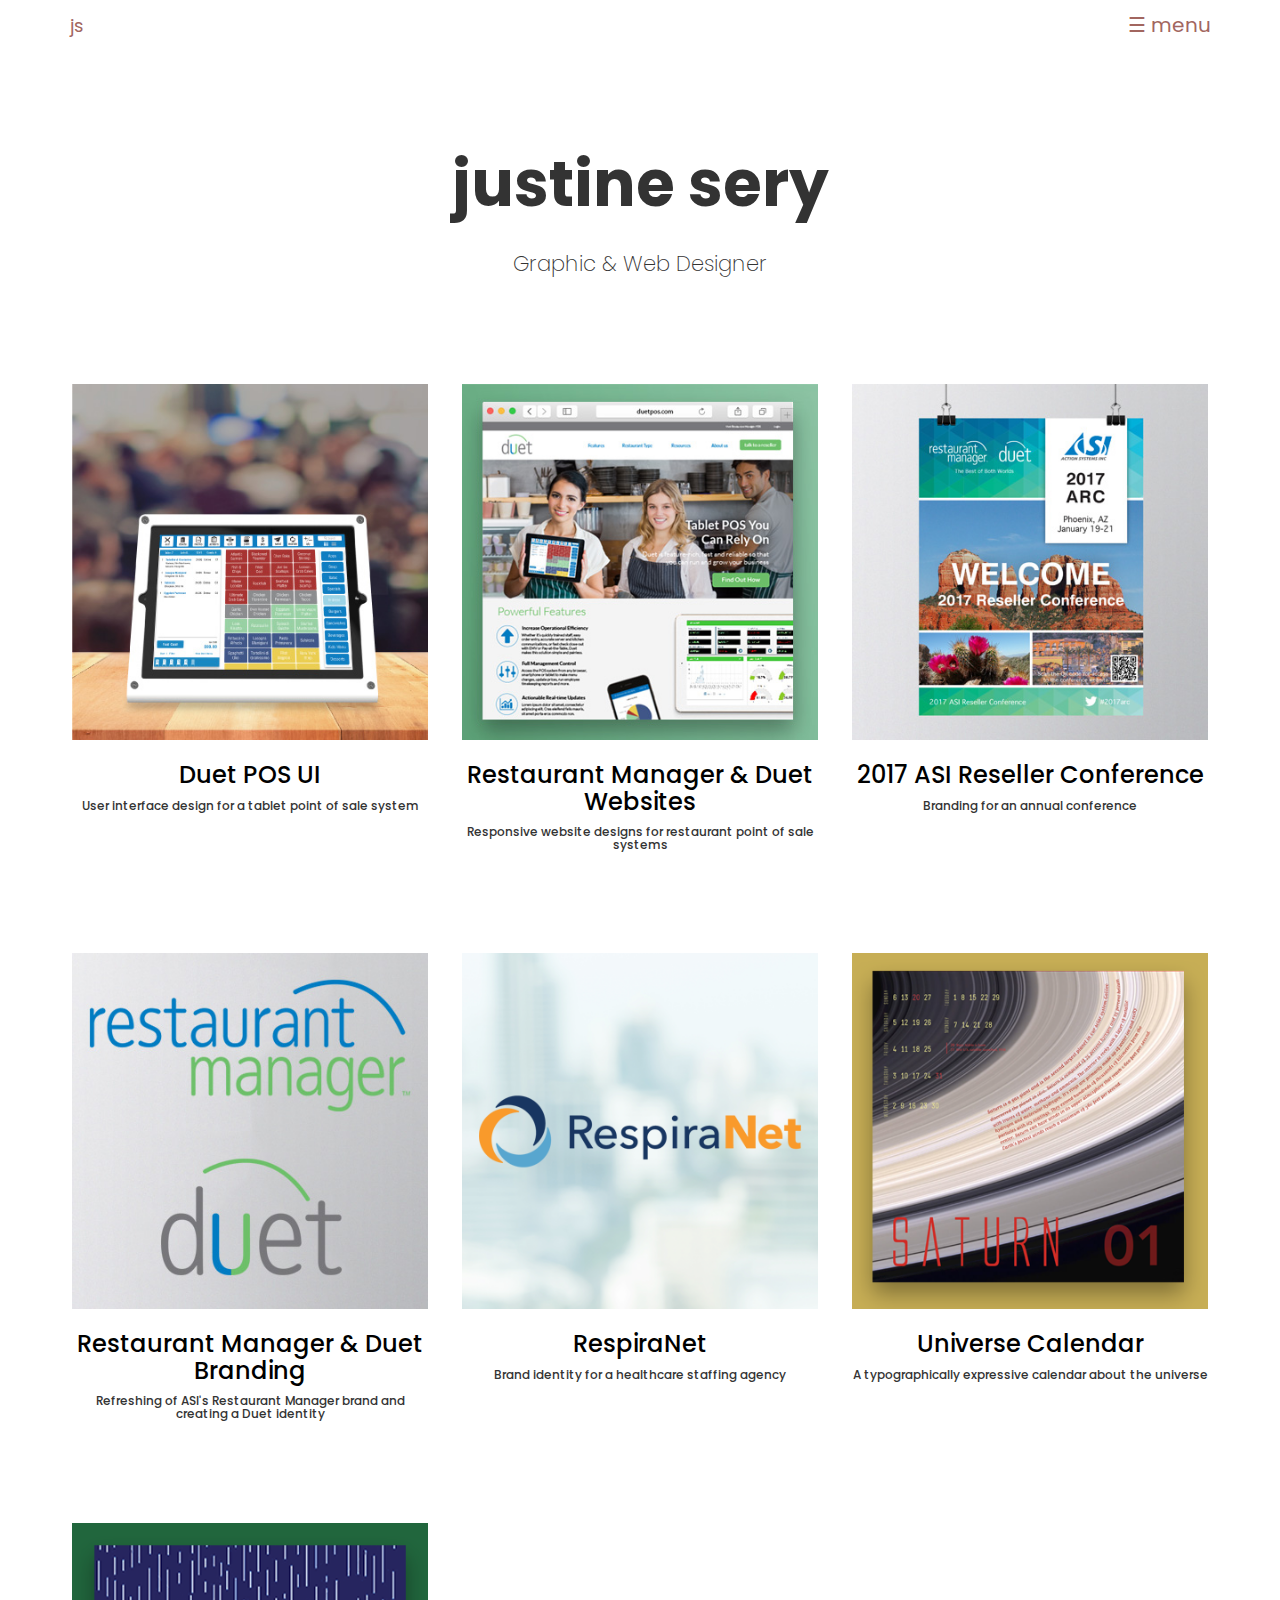
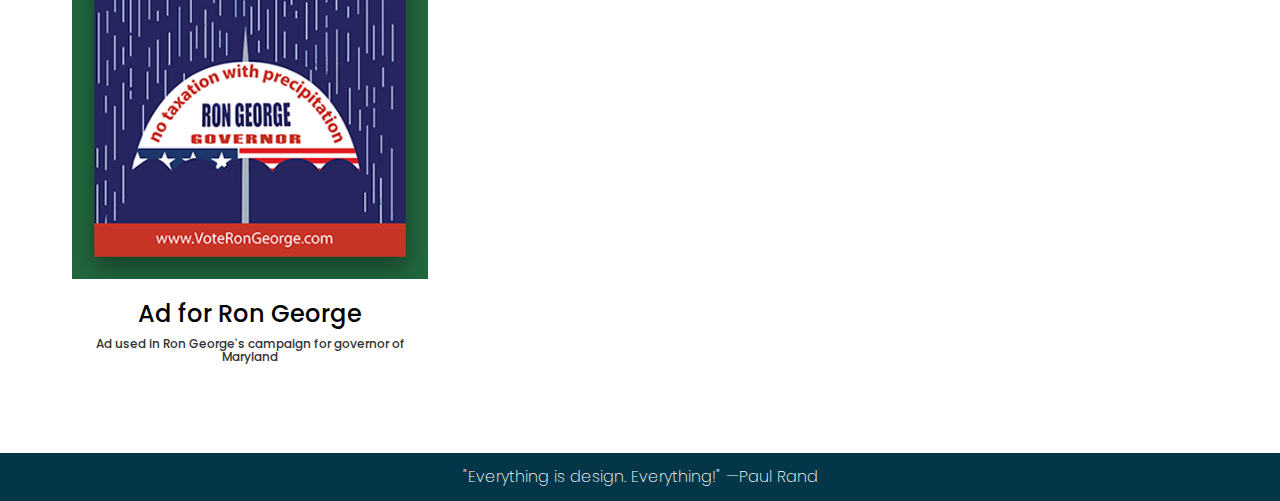
<file: index.html>
<!DOCTYPE html>
<html lang="en">
<head>
<meta charset="UTF-8">
<meta http-equiv="X-UA-Compatible" content="IE=edge">
<meta name="viewport" content="width=device-width, initial-scale=1">
<title>justine sery // designer</title>
<link href="https://fonts.googleapis.com/css?family=Poppins:300,400,700" rel="stylesheet">
<link rel="shortcut icon" href="http://www.justinesery.com/favicon.ico" />
<link rel="stylesheet" href="css/bootstrap.css">
<!--<script defer src="https://use.fontawesome.com/releases/v5.0.8/js/all.js"></script> -->
	<link rel="stylesheet" href="https://use.fontawesome.com/releases/v5.0.12/css/all.css" integrity="sha384-G0fIWCsCzJIMAVNQPfjH08cyYaUtMwjJwqiRKxxE/rx96Uroj1BtIQ6MLJuheaO9" crossorigin="anonymous">
	

<!-- HTML5 shim and Respond.js for IE8 support of HTML5 elements and media queries -->
<!-- WARNING: Respond.js doesn't work if you view the page via file:// -->
<!--[if lt IE 9]>
      <script src="https://oss.maxcdn.com/html5shiv/3.7.2/html5shiv.min.js"></script>
      <script src="https://oss.maxcdn.com/respond/1.4.2/respond.min.js"></script>
    <![endif]-->
    
<style>
	p, h1,h2 {font-family: 'poppins', sans-serif;}
</style>
</head>

<body>
<a href="#" id="back-to-top" title="Back to top"><i class="fas fa-chevron-up"></i></a>
	
 <nav class="navbar navbar-default">
  <div class="container"> 
    <!-- Brand and toggle get grouped for better mobile display -->
    <div class="navbar-header" style="float: left;clear: left;">
    <!-- <button type="button" class="navbar-toggle collapsed" data-toggle="collapse" data-target="#myDefaultNavbar1" aria-expanded="false"> <span class="sr-only">Toggle navigation</span> <span class="icon-bar"></span> <span class="icon-bar"></span> <span class="icon-bar"></span> </button> -->
     <a class="navbar-brand" href="index.html">js</a>
    </div>
     <!-- <div class="collapse navbar-collapse" id="myDefaultNavbar1"> --> 
     <ul class="nav navbar-nav" style="margin-top:10px; float:right; clear: right;">
<span style="font-size:20px;cursor:pointer;" onclick="openNav()">&#9776; menu</span>
	 </ul> 
	
   <div id="myNav" class="overlay">
  <a href="javascript:void(0)" class="closebtn" onclick="closeNav()">&times;</a>
  <div class="overlay-content">
     <a href="index.html">home</a>
    <a href="projects.html">projects</a>
    <a href="aboutme.html">about</a>
    <a href="images/justine_sery_resume.pdf" target="_blank">resume</a>
    <!--<a href="contact.html">contact</a>-->
  </div>
   </div>
</div>
 </nav>     
<section>
  <div class="jumbotron text-center">
    <div class="container">
      <div class="row">
        <div class="col-md-6 col-md-offset-3 text-center">
          <h1 class="reveal-text">justine sery</h1>
          <p class="reveal-text2">Graphic & Web Designer</p>
        </div>
      </div>
    </div>
  </div>
</section>

<section>
	<div class="container">
		<div class="row">
        	<div class="col-md-4 col-sm-4 text-center project">
				<a href="duet.html"><img src="images/duetui1.jpg" class="box img-responsive center" alt="Duet POS UI"></a>
				<h3><a class="link" href="duet.html">Duet POS UI</a></h3>
                <h6>User interface design for a tablet point of sale system</h6>
            </div>
            <div class="col-md-4 col-sm-4 text-center project">
            	<a href="rm_duet_websites.html"><img src="images/duetweb1.jpg" alt="Duet Website" class="box img-responsive center"></a>
                <a class="link" href="rm_duet_websites.html"><h3>Restaurant Manager & Duet Websites</h3></a>
                <h6>Responsive website designs for restaurant point of sale systems</h6>
            </div>
			<div class="col-md-4 col-sm-4 text-center">
            	<a href="2017conference.html"><img src="images/asiconf1.jpg" class="box img-responsive center" alt="2017 ASI Reseller Conference"></a>
				<h3><a class="link" href="2017conference.html">2017 ASI Reseller Conference</a></h3>
                <h6>Branding for an annual conference</h6>
            </div>	
        </div>
        
	</div>
      </section>
      
       
      
<section>
	<div class="container">
		<div class="row" style="margin-top:50px;">
			<div class="col-md-4 col-sm-4 text-center project">
				<a href="rm_duet_branding.html"><img src="images/logos.jpg" alt="RM and Duet Logos" class="box img-responsive center"></a>
                <a class="link" href="rm_duet_branding.html"><h3>Restaurant Manager & Duet Branding</h3></a>
                <h6>Refreshing of ASI's Restaurant Manager brand and creating a Duet identity</h6>
            </div>
			<div class="col-md-4 col-sm-4 text-center project">
				<a href="respiranet.html"><img src="images/respiranet.png" class="box img-responsive center" alt="RespiraNet"></a>
				<h3><a class="link" href="respiranet.html">RespiraNet</a></h3>
                <h6>Brand identity for a healthcare staffing agency</h6>
            </div>
        	<div class="col-md-4 col-sm-4 text-center">
				<a href="calendar.html"><img src="images/calendar_thumb.png" class="box img-responsive center" alt="Calendar"></a>
				<h3><a class="link" href="calendar.html">Universe Calendar</a></h3>
                <h6>A typographically expressive calendar about the universe</h6>
            </div>
			
            
        </div>
        
	</div>
      </section>
	
	<section>
	<div class="container">
		<div class="row" style="margin-top:50px;">
        	<div class="col-md-4 col-sm-4 text-center project">
            	<a href="george.html"><img src="images/george_thumb.png" alt="Ron George Ad" class="box img-responsive center"></a>
                <a class="link" href="george.html"><h3>Ad for Ron George</h3></a>
                <h6>Ad used in Ron George's campaign for governor of Maryland</h6>
            </div>
           
        </div>
        
	</div>
      </section>
 

<div class="section well">
    <div class="container">
   	  <div class="row">
		<div class="col-lg-12 col-md-12">
            <h5 class="text-center" style="font-weight: 200; font-size: 16px;">"Everything is design. Everything!" &#8212;Paul Rand</h5>
        </div>
		
</div>
    </div>
	</div>

 <script src="js/custom.js"></script>
<!-- jQuery (necessary for Bootstrap's JavaScript plugins) --> 
<script src="js/jquery-1.11.3.min.js"></script> 
<!-- Include all compiled plugins (below), or include individual files as needed --> 
<script src="js/bootstrap.js"></script>
</body>
</html>
</file>
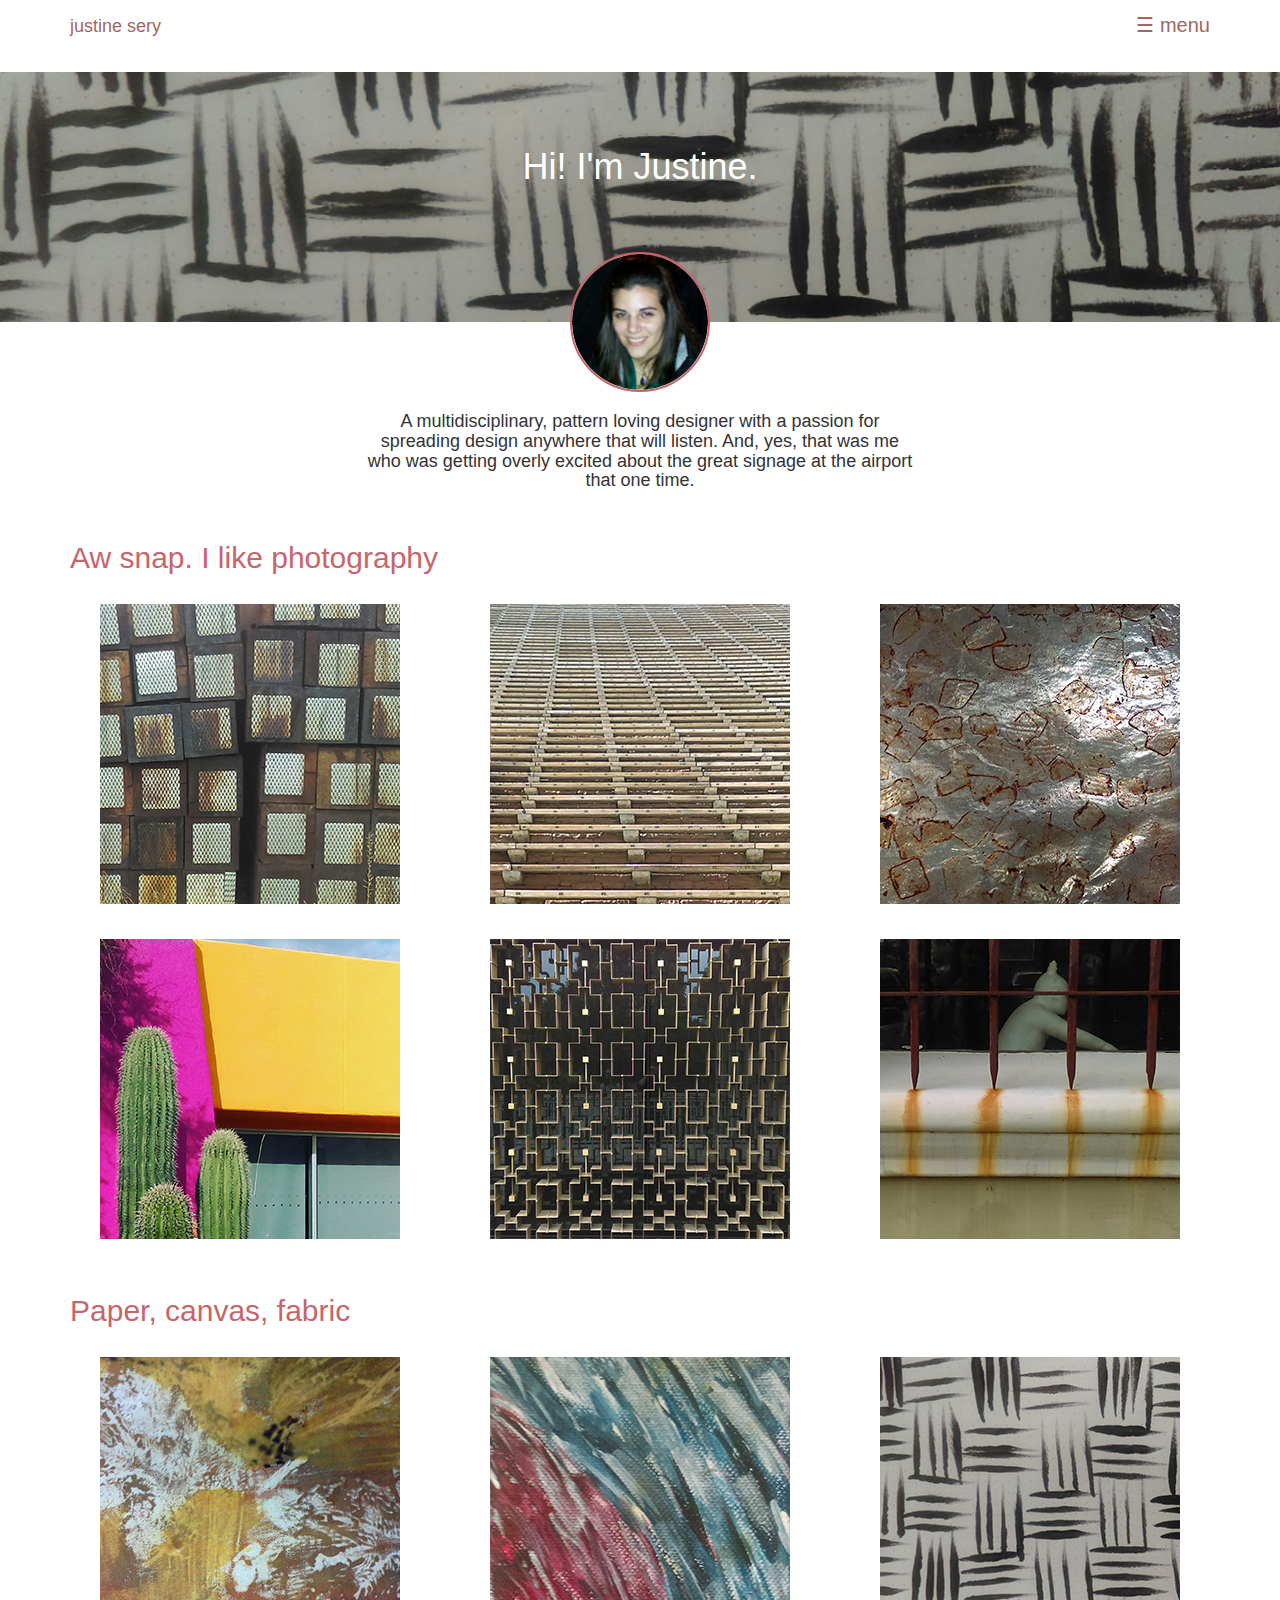
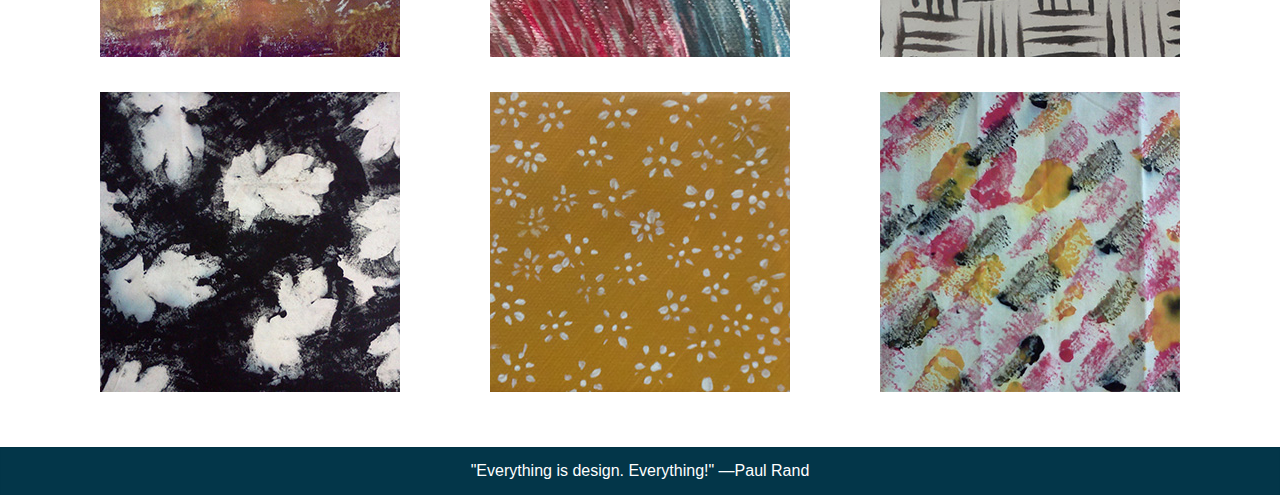
<file: aboutme.html>
<!DOCTYPE html>
<html lang="en">
<head>
<meta charset="UTF-8">
<meta http-equiv="X-UA-Compatible" content="IE=edge">
<meta name="viewport" content="width=device-width, initial-scale=1">
<link href="css/styles.css" rel="stylesheet">
<link href="css/lightbox.css" rel="stylesheet">
<link rel="shortcut icon" href="http://www.justinesery.com/favicon.ico" />
<title>// about me</title>

<!-- Bootstrap -->
<link rel="stylesheet" href="css/bootstrap.css">
<!-- HTML5 shim and Respond.js for IE8 support of HTML5 elements and media queries -->
<!-- WARNING: Respond.js doesn't work if you view the page via file:// -->
<!--[if lt IE 9]>
      <script src="https://oss.maxcdn.com/html5shiv/3.7.2/html5shiv.min.js"></script>
      <script src="https://oss.maxcdn.com/respond/1.4.2/respond.min.js"></script>
    <![endif]-->
</head>
<body>
<nav class="navbar navbar-default">
  <div class="container"> 
    <!-- Brand and toggle get grouped for better mobile display -->
    <div class="navbar-header" style="float: left;clear: left;">
    <!-- <button type="button" class="navbar-toggle collapsed" data-toggle="collapse" data-target="#myDefaultNavbar1" aria-expanded="false"> <span class="sr-only">Toggle navigation</span> <span class="icon-bar"></span> <span class="icon-bar"></span> <span class="icon-bar"></span> </button> -->
     <a class="navbar-brand" href="index.html">justine sery</a>
    </div>
     <!-- <div class="collapse navbar-collapse" id="myDefaultNavbar1"> --> 
     <ul class="nav navbar-nav" style="margin-top:10px; float:right;">
<span style="font-size:20px;cursor:pointer" onclick="openNav()">&#9776; menu</span>
	 </ul> 
	
   <div id="myNav" class="overlay">
  <a href="javascript:void(0)" class="closebtn" onclick="closeNav()">&times;</a>
  <div class="overlay-content">
    <a href="index.html">home</a>
    <a href="projects.html">projects</a>
    <a href="aboutme.html">about</a>
    <a href="images/justine_sery_resume.pdf" target="_blank">resume</a>
    <!--<a href="contact.html">contact</a>-->
  </div>
   </div>
</div>
 </nav> 

<!-- HEADER -->
<header>
  <div class="jumbotron-header">
    <div class="container">
      <div class="row">
        <div class="col-xs-12">
          <h1 class="text-center" style="color:#ffffff; margin-top:75px;">Hi! I'm Justine.</h1>
          
          
        </div>
      </div>
    </div>
  </div>
  <div class="container">
  <div class="row">
  <div class="col-lg-12 col-sm-12 text-center" style="margin-bottom:-60px;"> 
     <img class="img-circle-custom" alt="140x140" style="width: 140px; height: 140px; border: 2px solid #C7656A;" src="images/aboutme2.jpg">
  </div>
	</div>
	</div>
	<div class="container">
<div class="row">
        <div class="col-md-6 col-md-offset-3">
  <h4 class="text-center">A multidisciplinary, pattern loving designer with a passion for spreading design anywhere that will listen. And, yes, that was me who was getting overly excited about the great signage at the airport that one time.</h4>
	  </div>
	</div>
	</div>
</header>
<!-- / HEADER --> 

<!--  SECTION-1 -->

 <div class="container">
  <div class="row">
    <div class="col-lg-12 text-left">
      <h2 style="color:#C7656A; padding:20px; padding-left:0;">Aw snap. I like photography</h2>
    </div>
  </div>
 </div>
  <div class="container">
    <div class="row">
      <div class="col-lg-4 col-sm-4"><img alt="Railroad Stakes" class="img-responsive center" src="images/photography1.jpg">
      </div>
      <div class="col-lg-4 col-sm-4"><img alt="Bleacher Seats" class="img-responsive center" src="images/photography2.jpg">
      </div>
      <div class="col-lg-4 col-sm-4"><img alt="Baking Pan" class="img-responsive center"  src="images/photography3.jpg">
		</div>
	  </div>
	</div>
	 <div class="container" style="margin-top:20px;">
  <div class="row">
      <div class="col-lg-4 col-sm-4"><img alt="Cactus" class="img-responsive center"  src="images/photography6.jpg">
      </div>
      <div class="col-lg-4 col-sm-4"><img alt="Gate" class="img-responsive center" src="images/photography5.jpg">
      </div>
      <div class="col-lg-4 col-sm-4"><img alt="Window" class="img-responsive center" src="images/photography4.jpg">
      </div>
      </div>
	</div>
    <div class="container">
     <div class="row">
      <div class="col-lg-12 text-left">
        <h2 style="padding:20px; padding-left:0; color:#C7656A;">Paper, canvas, fabric</h2>
      </div>
    </div>
    </div> 
<div class="container">
    <div class="row">
      <div class="col-lg-4 col-sm-4"><img alt="Yellow Pattern Fabric" class="img-responsive center" src="images/craft1.jpg">
      </div>
      <div class="col-lg-4 col-sm-4"><img src="images/craft2.jpg" alt="Jupiter Painting" class="img-responsive center">
      </div>
      <div class="col-lg-4 col-sm-4"><img src="images/craft3.jpg" alt="Pattern" class="img-responsive center">
      </div>
    </div>
</div>
   <div class="container" style="margin-top:20px;">
    <div class="row">
      <div class="col-lg-4 col-sm-4"><img src="images/craft4.jpg" alt="leaf Pattern" class="img-responsive center">
      </div>
      <div class="col-lg-4 col-sm-4"><img src="images/craft5.jpg" alt="Yellow Paint Pattern" class="img-responsive center">
      </div>
      <div class="col-lg-4 col-sm-4"><img src="images/craft6.jpg" alt="Fabric Pattern" class="img-responsive center">
      </div>
	</div>
   </div>
 
  

              
         
<div class="section well" style="margin-top: 40px;">
    <div class="container">
   	  <div class="row">
		<div class="col-lg-12 col-md-12">
            <h5 class="text-center" style="font-weight: 200; font-size: 16px;">"Everything is design. Everything!" &#8212;Paul Rand</h5>
            
        </div>
		
</div>
    </div>
	</div>
<!-- / FOOTER --> 
<!-- jQuery (necessary for Bootstrap's JavaScript plugins) --> 
<script src="js/custom.js"></script>
<!-- jQuery (necessary for Bootstrap's JavaScript plugins) --> 
<script src="js/jquery-1.11.3.min.js"></script> 
<!-- Include all compiled plugins (below), or include individual files as needed --> 
<script src="js/bootstrap.js"></script>
<script src="js/lightbox.js"></script>
</body>
</html>
</file>
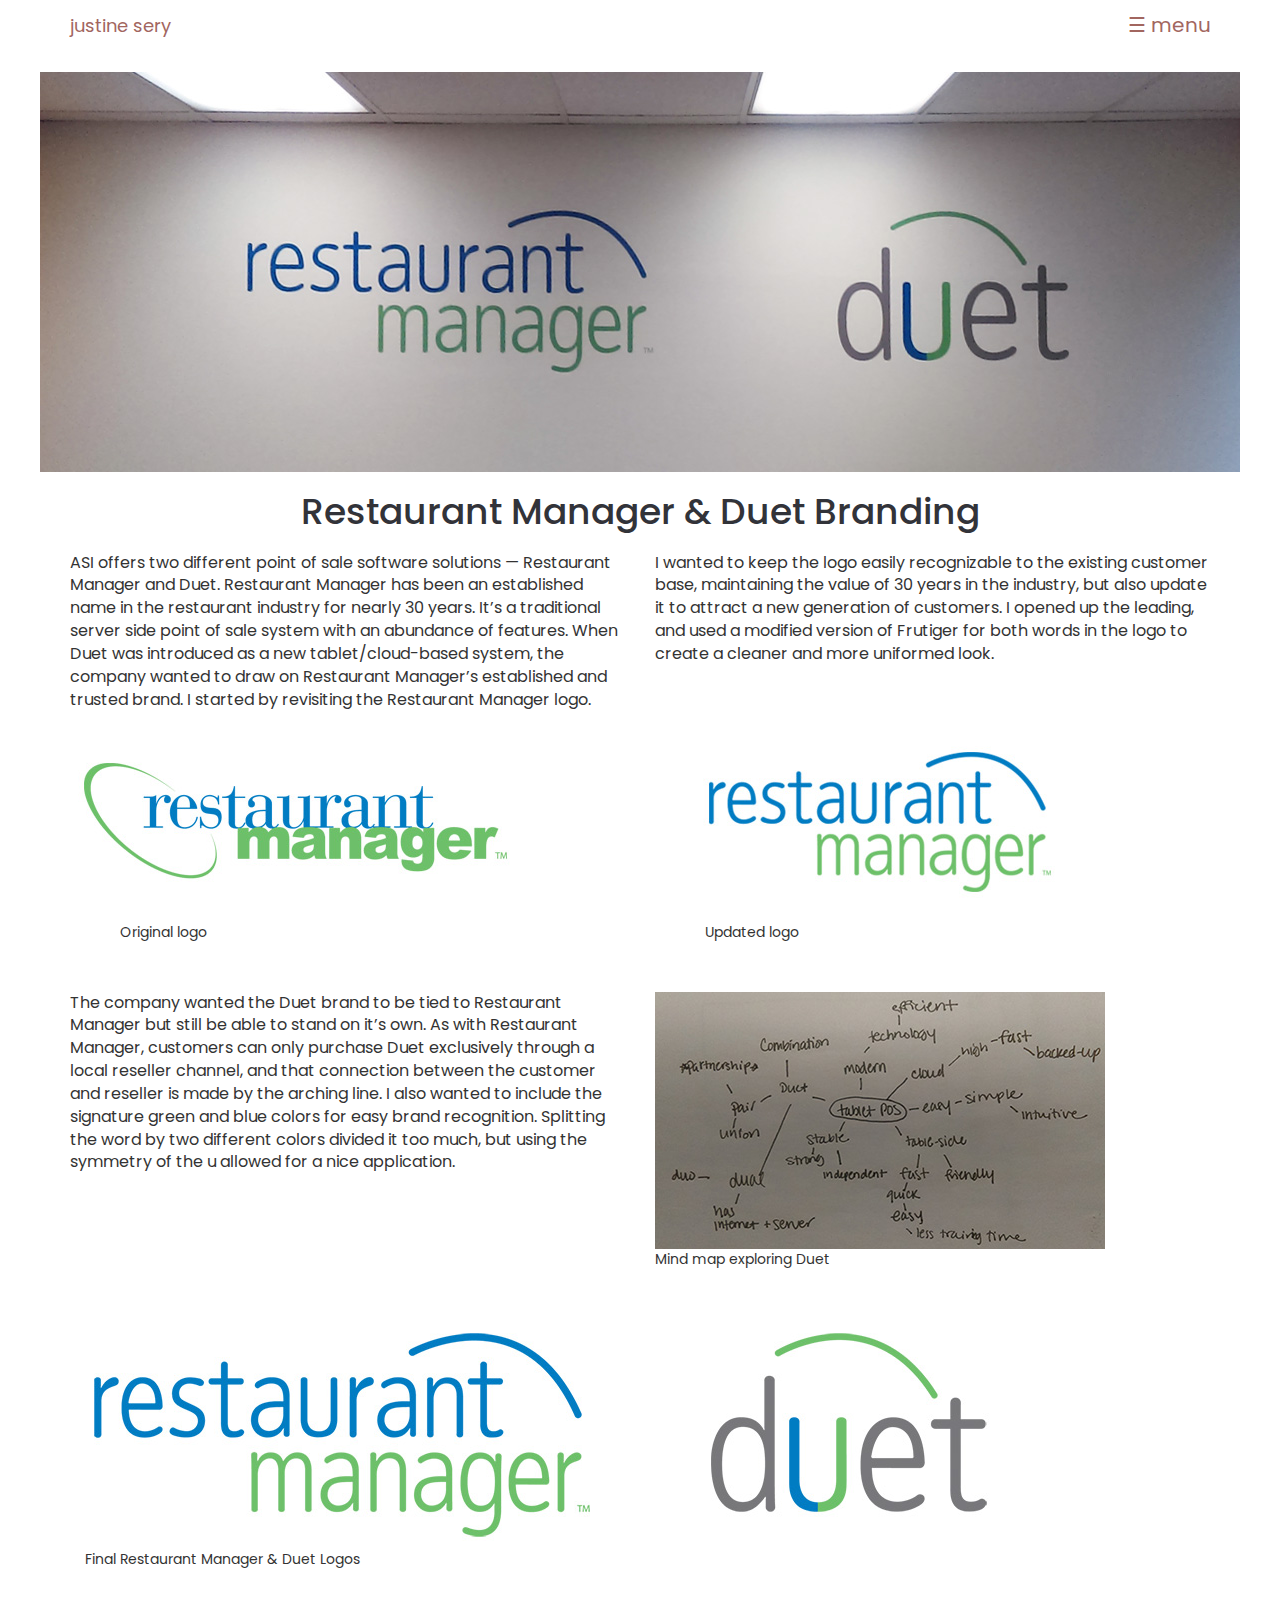
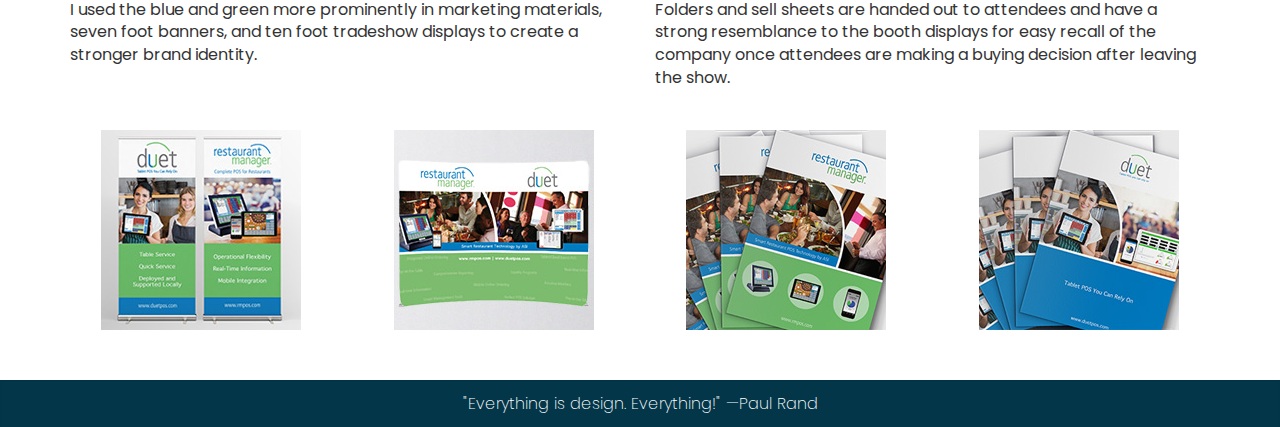
<file: rm_duet_branding.html>
<!DOCTYPE html>
<html lang="en"><head>
<meta charset="UTF-8">
<meta http-equiv="X-UA-Compatible" content="IE=edge">
<meta name="viewport" content="width=device-width, initial-scale=1">
<title>// rm & duet branding</title>
<link href="https://fonts.googleapis.com/css?family=Poppins:300,400,700" rel="stylesheet">
<link rel="shortcut icon" href="http://www.justinesery.com/favicon.ico" />
<link rel="stylesheet" href="css/bootstrap.css">

<!-- HTML5 shim and Respond.js for IE8 support of HTML5 elements and media queries -->
<!-- WARNING: Respond.js doesn't work if you view the page via file:// -->
<!--[if lt IE 9]>
      <script src="https://oss.maxcdn.com/html5shiv/3.7.2/html5shiv.min.js"></script>
      <script src="https://oss.maxcdn.com/respond/1.4.2/respond.min.js"></script>
    <![endif]-->
    
<style>
	p, h1,h2 {font-family: 'poppins', sans-serif;}
</style>
</head>

<body>
 <nav class="navbar navbar-default">
  <div class="container"> 
    <!-- Brand and toggle get grouped for better mobile display -->
    <div class="navbar-header" style="float: left;clear: left;">
    <!-- <button type="button" class="navbar-toggle collapsed" data-toggle="collapse" data-target="#myDefaultNavbar1" aria-expanded="false"> <span class="sr-only">Toggle navigation</span> <span class="icon-bar"></span> <span class="icon-bar"></span> <span class="icon-bar"></span> </button> -->
     <a class="navbar-brand" href="index.html">justine sery</a>
    </div>
     <!-- <div class="collapse navbar-collapse" id="myDefaultNavbar1"> --> 
     <ul class="nav navbar-nav" style="margin-top:10px; float:right;">
<span style="font-size:20px;cursor:pointer" onclick="openNav()">&#9776; menu</span>
	 </ul> 
	
   <div id="myNav" class="overlay">
  <a href="javascript:void(0)" class="closebtn" onclick="closeNav()">&times;</a>
  <div class="overlay-content">
    <a href="index.html">home</a>
    <a href="projects.html">projects</a>
    <a href="aboutme.html">about</a>
    <a href="images/justine_sery_resume.pdf" target="_blank">resume</a>
  <!--  <a href="contact.html">contact</a> -->
  </div>
   </div>
</div>
 </nav> 
     
<div id="myCarousel" class="carousel slide" data-ride="carousel">

  <div class="carousel-inner" style="max-height: 400px !important;">
    <div class="item active">
      <img src="images/rm_duet_logos.jpg" alt="Restaurant Manager and Duet Logos">
    </div>
  </div>
	</div> 
	
<div class="container"> 
  <div class="row">
        	<div class="col-md-12 text-center">
            	<h1 style="margin-bottom: 20px; color:#323339;">Restaurant Manager & Duet Branding</h1> 
            </div>
</div>
</div>


<div class="container">
       <div class="row">
        	<div class="col-md-6">
				<p style="font-size: 16px;">ASI offers two different point of sale software solutions — Restaurant Manager and Duet. Restaurant Manager has been an established name in the restaurant industry for nearly 30 years. It’s a traditional server side point of sale system with an abundance of features. When Duet was introduced as a new tablet/cloud-based system, the company wanted to draw on Restaurant Manager’s established and trusted brand. I started by revisiting the Restaurant Manager logo.</p>
		   </div>
		   <div class="col-md-6">
			   <p style="font-size: 16px;">
			   I wanted to keep the logo easily recognizable to the existing customer base, maintaining the value of 30 years in the industry, but also update it to attract a new generation of customers. I opened up the leading, and used a modified version of Frutiger for both words in the logo to create a cleaner and more uniformed look.</p>
			</div>
	</div>
	</div>
          


<div class="container">
       <div class="row" style="margin-bottom: 40px;">
       <div class="col-md-6">
           	 <img src="images/rm_logo_old.jpg" class="img-responsive" alt="original RM Logo" />
           	 <p style="margin-left: 50px;">Original logo</p>
       </div>
       <div class="col-md-6">
           	 <img src="images/rm_logo.jpg" class="img-responsive" alt="Updated RM Logo" />
           	 <p style="margin-left: 50px;">Updated logo</p>
       </div>
	   </div>
</div>

<div class="container">
       <div class="row">
        	<div class="col-md-6">
				<p style="font-size: 16px;">The company wanted the Duet brand to be tied to Restaurant Manager but still be able to stand on it’s own. As with Restaurant Manager, customers can only purchase Duet exclusively through a local reseller channel, and that connection between the customer and reseller is made by the arching line. I also wanted to include the signature green and blue colors for easy brand recognition. Splitting the word by two different colors divided it too much, but using the symmetry of the u allowed for a nice application.</p>
		   </div>
		   <div class="col-md-6">
			   <img class="img-responsive" src="images/duet_logo1.jpg" alt="Duet Logo Word Map"  />
			   <p >Mind map exploring Duet</p>
			</div>
	</div>
	</div>
	
	
	<div class="container">
       <div class="row">
        	<div class="col-md-12">
				<img class="img-responsive" src="images/logos_final.jpg" alt="Final Restaurant Manager and Duet Logos" style="margin-top:30px;" />
				<p style="margin-left: 15px;">Final Restaurant Manager & Duet Logos</p>
		   </div>
		</div>
	</div>
	
	<div class="container" style="margin-top: 20px;">
       <div class="row">
        	<div class="col-md-6">
				<p style="font-size: 16px;">I used the blue and green more prominently in marketing materials, seven foot banners, and ten foot tradeshow displays to create a stronger brand identity. </p>
		   </div>
		   <div class="col-md-6">
			   <p style="font-size: 16px;">
			   Folders and sell sheets are handed out to attendees and have a strong resemblance to the booth displays for easy recall of the company once attendees are making a buying decision after leaving the show.
</p>
			</div>
	</div>
	</div>
	<div class="container">
		<div class="row" style="padding-top:30px;">
        	<div class="col-md-3 text-center col-sm-6 col-xs-6"><img src="images/banners.jpg" alt="Duet Retractable Banners" style="margin-bottom: 10px;"></div>
        	<div class="col-md-3 text-center col-sm-6 col-xs-6"><img src="images/booth.jpg" alt="Tradeshow Booth" style="margin-bottom: 10px;"></div>
			<div class="col-md-3 text-center col-sm-6 col-xs-6"><img src="images/rm_folders.jpg" alt="Restaurant Manager Folders"></div>
        	<div class="col-md-3 text-center col-sm-6 col-xs-6"><img src="images/duet_folders.jpg" alt="Duet Folders"></div>
      </div>
	</div>



     
<div class="section well" style="margin-top: 40px;">
    <div class="container">
   	  <div class="row">
		<div class="col-lg-12 col-md-12">
             <h5 class="text-center" style="font-weight: 200; font-size: 16px;">"Everything is design. Everything!" &#8212;Paul Rand</h5>
            
        </div>
		
</div>
    </div>
	</div>

 <script src="js/custom.js"></script>
<!-- jQuery (necessary for Bootstrap's JavaScript plugins) --> 
<script src="js/jquery-1.11.3.min.js"></script> 
<!-- Include all compiled plugins (below), or include individual files as needed --> 
<script src="js/bootstrap.js"></script>
</body>
</html>
</file>
<file: css/styles.css>
@charset "UTF-8";
@import url("duet.css");

/* CSS Document */

html, body {
  margin: 0;
  font-family: poppins;
}

::selection {
  background: #a2665f;
  color:#ffffff; /* WebKit/Blink Browsers */
}
::-moz-selection {
  background: #a2665f;
  color:#ffffff;/* Gecko Browsers */
}

.navbar-default .navbar-brand {
	color:#a2665f !important;
}

.navbar-nav {
	color:#a2665f !important;
}


.box a:hover {
  outline: 0;
	color: #a2665f !important;
}

.box a {
  color: #333333 !important;
}

.box:hover {
	border: 2px solid #a2665f;
}

.box {
	border: 2px solid #ffffff;
}

.link {
	color: #000000;
}

.link:hover {
	color: #a2665f;
}


.overlay {
    height: 0%;
    width: 100%;
    position: fixed;
    z-index: 1;
    top: 0;
    left: 0;
    background-color: rgb(163,102,95);
    background-color: rgba(163,102,95, 1.0);
    overflow-y: hidden;
    transition: 0.5s;
}

.overlay-content {
    position: relative;
    top: 25%;
    width: 100%;
    text-align: center;
    margin-top: 30px;
}

.overlay a {
    padding: 8px;
    text-decoration: none;
    font-size: 36px;
    color: #FFFFFF;
    display: block;
    transition: 0.3s;
}

.overlay a:hover, .overlay a:focus {
    color: #f1f1f1;
}

.overlay .closebtn {
    position: absolute;
    top: 20px;
    right: 45px;
    font-size: 60px;
}

.case-study {
	max-width:55rem;
	text-align: left;
	margin: 0 auto;
	padding-top:2rem;
	line-height: 2.2rem;
	font-size:16px;
	font-family: Gotham, "Helvetica Neue", Helvetica, Arial, "sans-serif";

}

.casestudy-headline {
	color: #a2665f;
	font-size: 20px;
	margin-bottom: 5px;
	
}

.casestudy-title {
	font-family: 'Playfair Display', serif;
	font-size: 40px;
	color: #000000;
	font-weight: 700;
	margin-top:30px;
	margin-bottom: 30px;
	text-align: left;
}

.project-number {
	font-family: 'poppins', sans-serif;
	font-size: 100px;
	opacity: 50%;
	
	
}

.embed-container {
   height: 0;
   width: 100%;
   padding-bottom: 56.25%; /* play with this until right */
   overflow: hidden;
   position: relative;
}

.embed-container iframe {
   width: 100%;
   height: 100%;
   position: absolute;
   top: 0;
   left: 0;
}

.center {
	margin:0 auto;
	margin-bottom:15px;
}

.projectlist{
	font-family: 'poppins', sans-serif !important;
	font-size: 3.5em !important;
	color: #000000 !important;
	list-style-type: none !important;
	padding-left: 0px !important;
}

.projectlist li {
	margin-bottom: .5em !important;
}

.projectlist li a{
	text-decoration: none !important;
	color: #000000 !important;
}

.projectlist li a:hover {
	text-decoration: underline !important;
	color: #a2665f !important;
}


#back-to-top {
    position: fixed;
    bottom: 40px;
    right: 40px;
    z-index: 9999;
    width: 32px;
    height: 32px;
    text-align: center;
    line-height: 30px;
    background: #f5f5f5;
    color: #444;
    cursor: pointer;
    border: 0;
    border-radius: 2px;
    text-decoration: none;
    transition: opacity 0.2s ease-out;
    opacity: 0;
}
#back-to-top:hover {
    background: #f3f3f3;
}
#back-to-top.show {
    opacity: 1;
}

.bg-image-full {
  background: no-repeat center center scroll;
  -webkit-background-size: cover;
  -moz-background-size: cover;
  background-size: cover;
  -o-background-size: cover;
}




@media screen and (max-height: 450px) {
  .overlay {overflow-y: auto;}
  .overlay a {font-size: 20px}
  .overlay .closebtn {
    font-size: 40px;
    top: 15px;
    right: 35px;
  }
	.reveal-text {
		font-size: 43px;
		font-weight: 700;
	}
	
	.project {
		margin-bottom:40px;
	}
}

@media only screen and (min-width: 320px) {
.projectlist{
	font-family: 'poppins', sans-serif !important;
	font-size: 1.5em !important;
	color: #000000 !important;
	list-style-type: none !important;
	padding-left: 0px !important;
}

.projectlist li {
	margin-bottom: 1em !important;
}
	.reveal-text {
		font-size: 45px;
		font-weight: 700;
	}
	.project {
		margin-bottom:40px;
	}
	
}

.maintext {
	color:#000000;
	position: relative;
	text-decoration: none !important;
}

.maintext:hover::after {
	content:'';
    position:absolute;
    width: 100%;
    height: 0;    
    left:0;
    bottom: 1px;
    border-bottom: 3px solid #a2665f;
	color:#a2665f;
	
}

.jumbotron-header {
	background-image: url("../images/aboutme1-2.jpg");
	background-size: cover;
	height: 250px;
	
	
}

.img-circle-custom {
	border-radius: 50%;
	position: relative;
	top: -70px;
	
}


.well {
	background-color:#033649 !important;
	margin-top:40px;
}


/*TEXT REVEAL*/

.reveal-text,
.reveal-text:after {
  -webkit-animation-delay: .5s;
          animation-delay: .5s;
  -webkit-animation-iteration-count: 1;
          animation-iteration-count: 1;
  -webkit-animation-duration: 800ms;
          animation-duration: 800ms;
  -webkit-animation-fill-mode: both;
          animation-fill-mode: both;
  -webkit-animation-timing-function: cubic-bezier(0, 0, 0.2, 1);
          animation-timing-function: cubic-bezier(0, 0, 0.2, 1);
}

.reveal-text {
  position: relative;
  display: block;
  -webkit-user-select: none;
     -moz-user-select: none;
      -ms-user-select: none;
          user-select: none;
  -webkit-animation-name: reveal-text;
          animation-name: reveal-text;
  color: #333;
  white-space: nowrap;
  cursor: default;
  padding: 10px;
}
.reveal-text:after {
  content: "";
  position: absolute;
  z-index: 999;
  top: 0;
  left: 0;
  right: 0;
  bottom: 0;
  background-color: #033649;
  -webkit-transform: scaleX(0);
          transform: scaleX(0);
  -webkit-transform-origin: 0 50%;
          transform-origin: 0 50%;
  pointer-events: none;
  -webkit-animation-name: revealer-text;
          animation-name: revealer-text;
}

@-webkit-keyframes reveal-text {
  from {
    -webkit-clip-path: inset(0 100% 0 0);
            clip-path: inset(0 100% 0 0);
  }
  to {
    -webkit-clip-path: inset(0 0 0 0);
            clip-path: inset(0 0 0 0);
  }
}

@keyframes reveal-text {
  from {
    -webkit-clip-path: inset(0 100% 0 0);
            clip-path: inset(0 100% 0 0);
  }
  to {
    -webkit-clip-path: inset(0 0 0 0);
            clip-path: inset(0 0 0 0);
  }
}
@-webkit-keyframes revealer-text {
  0%, 50% {
    -webkit-transform-origin: 0 50%;
            transform-origin: 0 50%;
  }
  60%, 100% {
    -webkit-transform-origin: 100% 50%;
            transform-origin: 100% 50%;
  }
  50% {
    -webkit-transform: scaleX(1);
            transform: scaleX(1);
  }
  60% {
    -webkit-transform: scaleX(1);
            transform: scaleX(1);
  }
  100% {
    -webkit-transform: scaleX(0);
            transform: scaleX(0);
  }
}
@keyframes revealer-text {
  0%, 50% {
    -webkit-transform-origin: 0 50%;
            transform-origin: 0 50%;
  }
  60%, 100% {
    -webkit-transform-origin: 100% 50%;
            transform-origin: 100% 50%;
  }
  50% {
    -webkit-transform: scaleX(1);
            transform: scaleX(1);
  }
  60% {
    -webkit-transform: scaleX(1);
            transform: scaleX(1);
  }
  100% {
    -webkit-transform: scaleX(0);
            transform: scaleX(0);
  }
}
.note {
  position: fixed;
  bottom: 1vh;
  font-size: 12px;
  color: rgba(0, 0, 0, 0.3);
}
.note pre {
  display: inline-block;
}

/*TEXT REVEAL 2*/

.reveal-text2,
.reveal-text2:after {
  -webkit-animation-delay: .9s;
          animation-delay: .9s;
  -webkit-animation-iteration-count: 1;
          animation-iteration-count: 1;
  -webkit-animation-duration: 800ms;
          animation-duration: 800ms;
  -webkit-animation-fill-mode: both;
          animation-fill-mode: both;
  -webkit-animation-timing-function: cubic-bezier(0, 0, 0.2, 1);
          animation-timing-function: cubic-bezier(0, 0, 0.2, 1);
}

.reveal-text2 {
  position: relative;
  display: block;
  -webkit-user-select: none;
     -moz-user-select: none;
      -ms-user-select: none;
          user-select: none;
  -webkit-animation-name: reveal-text;
          animation-name: reveal-text;
  color: #333;
  white-space: nowrap;
  cursor: default;
  padding: 10px;
}
.reveal-text2:after {
  content: "";
  position: absolute;
  z-index: 999;
  top: 0;
  left: 0;
  right: 0;
  bottom: 0;
  background-color: #a2665f;
  -webkit-transform: scaleX(0);
          transform: scaleX(0);
  -webkit-transform-origin: 0 50%;
          transform-origin: 0 50%;
  pointer-events: none;
  -webkit-animation-name: revealer-text;
          animation-name: revealer-text;
}

@-webkit-keyframes reveal-text {
  from {
    -webkit-clip-path: inset(0 100% 0 0);
            clip-path: inset(0 100% 0 0);
  }
  to {
    -webkit-clip-path: inset(0 0 0 0);
            clip-path: inset(0 0 0 0);
  }
}

@keyframes reveal-text {
  from {
    -webkit-clip-path: inset(0 100% 0 0);
            clip-path: inset(0 100% 0 0);
  }
  to {
    -webkit-clip-path: inset(0 0 0 0);
            clip-path: inset(0 0 0 0);
  }
}
@-webkit-keyframes revealer-text {
  0%, 50% {
    -webkit-transform-origin: 0 50%;
            transform-origin: 0 50%;
  }
  60%, 100% {
    -webkit-transform-origin: 100% 50%;
            transform-origin: 100% 50%;
  }
  50% {
    -webkit-transform: scaleX(1);
            transform: scaleX(1);
  }
  60% {
    -webkit-transform: scaleX(1);
            transform: scaleX(1);
  }
  100% {
    -webkit-transform: scaleX(0);
            transform: scaleX(0);
  }
}
@keyframes revealer-text {
  0%, 50% {
    -webkit-transform-origin: 0 50%;
            transform-origin: 0 50%;
  }
  60%, 100% {
    -webkit-transform-origin: 100% 50%;
            transform-origin: 100% 50%;
  }
  50% {
    -webkit-transform: scaleX(1);
            transform: scaleX(1);
  }
  60% {
    -webkit-transform: scaleX(1);
            transform: scaleX(1);
  }
  100% {
    -webkit-transform: scaleX(0);
            transform: scaleX(0);
  }
}
.note {
  position: fixed;
  bottom: 1vh;
  font-size: 12px;
  color: rgba(0, 0, 0, 0.3);
}
.note pre {
  display: inline-block;
}
</file>
